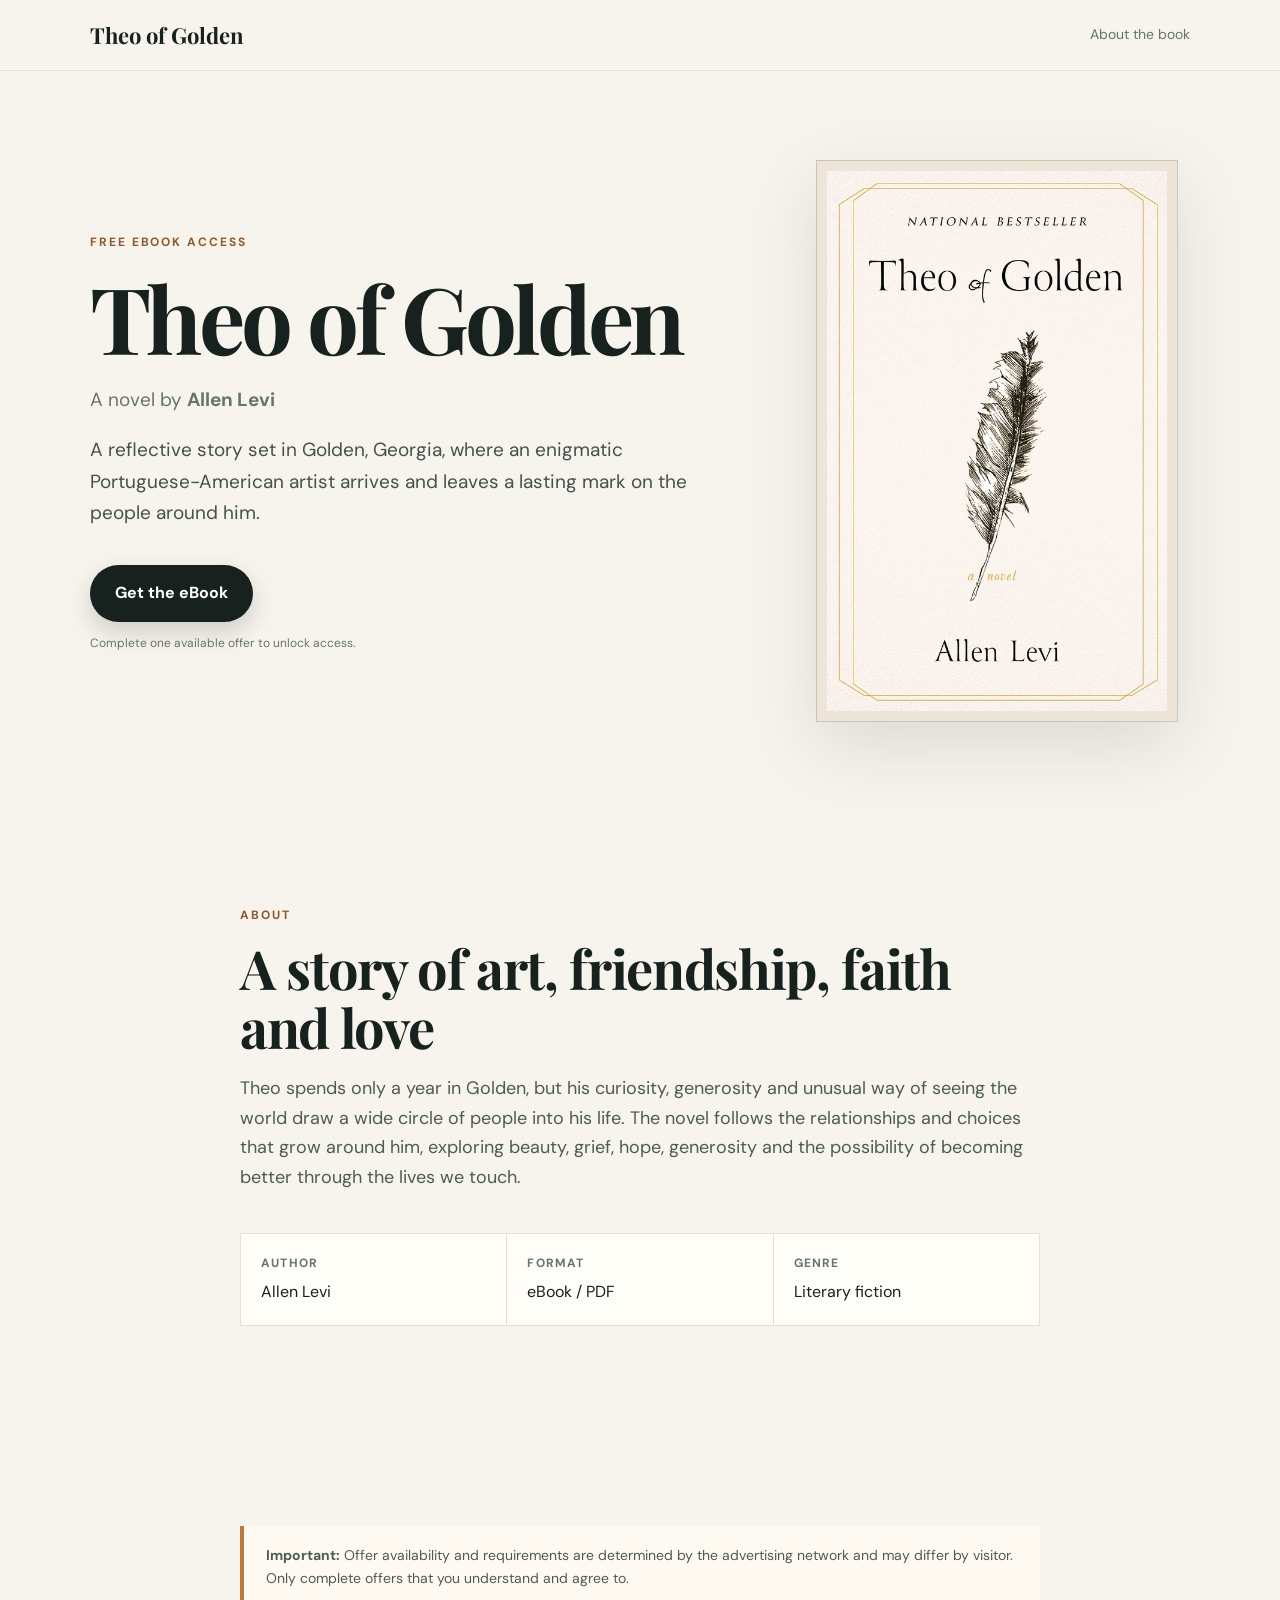
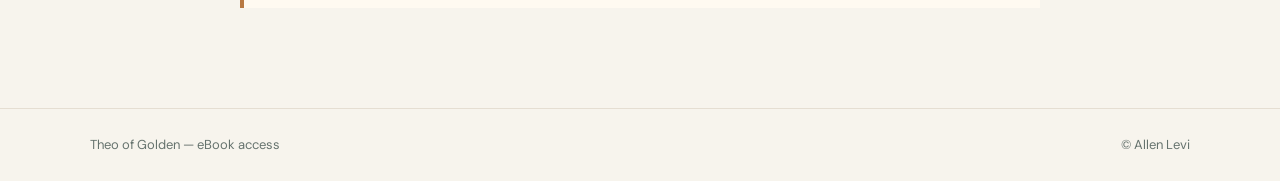
<file: index.html>
<!doctype html>
<html lang="en">
<head>
  <meta charset="utf-8">
  <meta name="viewport" content="width=device-width, initial-scale=1">
  <meta name="description" content="Theo of Golden by Allen Levi — discover a thoughtful novel about art, friendship, faith, love, and the unexpected ways one life can change a community.">
  <title>Theo of Golden — eBook</title>

  <link rel="preconnect" href="https://fonts.googleapis.com">
  <link rel="preconnect" href="https://fonts.gstatic.com" crossorigin>
  <link href="https://fonts.googleapis.com/css2?family=DM+Sans:wght@400;500;600;700&family=Playfair+Display:wght@600;700&display=swap" rel="stylesheet">

  <link rel="stylesheet" href="style.css">
</head>

<body>

  <header class="nav">
    <div class="wrap nav-inner">
      <a class="brand" href="#top">Theo of Golden</a>
      <a class="nav-link" href="#about">About the book</a>
    </div>
  </header>

  <main id="top">

    <!-- HERO -->
    <section class="hero wrap">

      <div class="hero-copy">

        <span class="eyebrow">FREE EBOOK ACCESS</span>

        <h1>Theo of Golden</h1>

        <p class="author">
          A novel by <strong>Allen Levi</strong>
        </p>

        <p class="lead">
          A reflective story set in Golden, Georgia, where an enigmatic
          Portuguese-American artist arrives and leaves a lasting mark
          on the people around him.
        </p>

        <!-- OGADS LOCKER LINK -->
        <a
          class="cta"
          href="https://appsave.online/cl/i/9v2vxr"
        >
          Get the eBook
        </a>

        <p class="micro">
          Complete one available offer to unlock access.
        </p>

      </div>


      <!-- BOOK COVER -->
      <div class="book-card" aria-label="Book information">

        <img
          class="book-cover-image"
          src="images/theo-of-golden-cover.jpg"
          alt="Theo of Golden book cover by Allen Levi"
        >

      </div>

    </section>


    <!-- ABOUT -->
    <section id="about" class="section">

      <div class="wrap narrow">

        <span class="eyebrow">ABOUT</span>

        <h2>
          A story of art, friendship, faith and love
        </h2>

        <p>
          Theo spends only a year in Golden, but his curiosity,
          generosity and unusual way of seeing the world draw a wide
          circle of people into his life. The novel follows the
          relationships and choices that grow around him, exploring
          beauty, grief, hope, generosity and the possibility of
          becoming better through the lives we touch.
        </p>

        <div class="facts">

          <div>
            <strong>Author</strong>
            <span>Allen Levi</span>
          </div>

          <div>
            <strong>Format</strong>
            <span>eBook / PDF</span>
          </div>

          <div>
            <strong>Genre</strong>
            <span>Literary fiction</span>
          </div>

        </div>

      </div>

    </section>


    <!-- ACCESS INFORMATION -->
    <section class="section trust">

      <div class="wrap narrow">

        <div class="notice">

          <strong>Important:</strong>
          Offer availability and requirements are determined by
          the advertising network and may differ by visitor.
          Only complete offers that you understand and agree to.

        </div>

      </div>

    </section>

  </main>


  <!-- FOOTER -->
  <footer>

    <div class="wrap footer-inner">

      <span>
        Theo of Golden — eBook access
      </span>

      <span>
        © Allen Levi
      </span>

    </div>

  </footer>

</body>
</html>
</file>
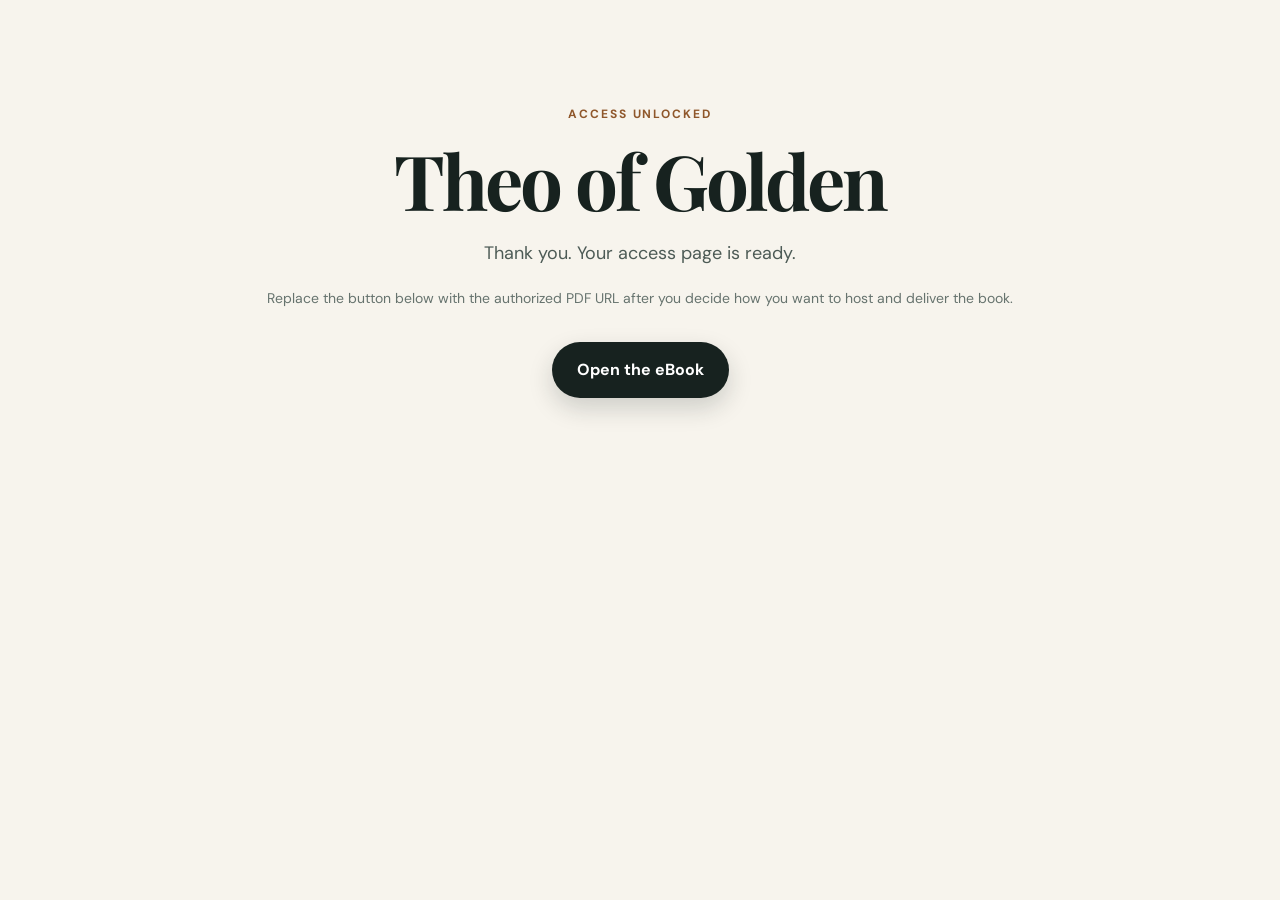
<file: success.html>
<!doctype html>
<html lang="en">
<head>
<meta charset="utf-8">
<meta name="viewport" content="width=device-width,initial-scale=1">
<title>Your eBook is ready — Theo of Golden</title>
<link rel="preconnect" href="https://fonts.googleapis.com">
<link rel="preconnect" href="https://fonts.gstatic.com" crossorigin>
<link href="https://fonts.googleapis.com/css2?family=DM+Sans:wght@400;600;700&family=Playfair+Display:wght@600;700&display=swap" rel="stylesheet">
<link rel="stylesheet" href="style.css">
</head>
<body>
<main class="section">
<div class="wrap narrow" style="text-align:center">
<span class="eyebrow">ACCESS UNLOCKED</span>
<h1 style="font-size:clamp(45px,7vw,76px)">Theo of Golden</h1>
<p>Thank you. Your access page is ready.</p>
<p style="font-size:14px;color:#66736e">
Replace the button below with the authorized PDF URL after you decide how you want to host and deliver the book.
</p>
<a class="cta" href="#" onclick="alert('Add your authorized PDF URL in success.html first.');return false;">Open the eBook</a>
</div>
</main>
</body>
</html>
</file>
<file: style.css>
:root{
  --ink:#17221f;
  --muted:#66736e;
  --paper:#f7f4ed;
  --card:#fffdf8;
  --accent:#b87942;
  --accent-dark:#8f572b;
  --line:#e5ded2;
  --shadow:0 24px 70px rgba(34,31,25,.12);
}
*{box-sizing:border-box}
html{scroll-behavior:smooth}
body{
  margin:0;
  color:var(--ink);
  background:var(--paper);
  font-family:"DM Sans",system-ui,sans-serif;
  line-height:1.65;
}
.wrap{width:min(1100px,calc(100% - 40px));margin:auto}
.nav{
  position:sticky;top:0;z-index:10;
  background:rgba(247,244,237,.92);
  backdrop-filter:blur(12px);
  border-bottom:1px solid rgba(229,222,210,.85);
}
.nav-inner{height:70px;display:flex;align-items:center;justify-content:space-between}
.brand{
  color:var(--ink);text-decoration:none;font-family:"Playfair Display",serif;
  font-size:22px;font-weight:700;
}
.nav-link{color:var(--muted);text-decoration:none;font-size:14px}
.hero{
  min-height:650px;
  display:grid;grid-template-columns:1.25fr .75fr;
  gap:70px;align-items:center;padding:90px 0 80px;
}
.eyebrow{
  display:inline-block;font-size:12px;letter-spacing:.16em;font-weight:700;
  color:var(--accent-dark);margin-bottom:14px;
}
h1,h2{font-family:"Playfair Display",Georgia,serif;line-height:1.08;margin:0}
h1{font-size:clamp(54px,8vw,92px);letter-spacing:-.04em}
h2{font-size:clamp(34px,5vw,54px);letter-spacing:-.025em}
.author{font-size:19px;color:var(--muted);margin:18px 0}
.lead{font-size:19px;max-width:650px;color:#44514d}
.cta{
  display:inline-block;margin-top:18px;padding:15px 25px;border-radius:999px;
  color:white;background:var(--ink);text-decoration:none;font-weight:700;
  box-shadow:0 10px 25px rgba(23,34,31,.18);
}
.cta:hover{background:#2a3a35}
.micro{font-size:12px;color:var(--muted);margin:12px 0 0}
.book-card{display:flex;justify-content:center}
.book-cover-image{
  display:block;
  width:min(360px,78vw);
  aspect-ratio:579/900;
  height:auto;
  object-fit:cover;
  box-shadow:var(--shadow);
  border:10px solid #ece5d8;
  outline:1px solid #cfc4b3;
  background:#fffdf8;
}
.section{padding:100px 0}
.narrow{width:min(800px,calc(100% - 40px))}
.section p{font-size:18px;color:#4d5b56}
.facts{
  display:grid;grid-template-columns:repeat(3,1fr);gap:1px;
  background:var(--line);border:1px solid var(--line);margin-top:40px;
}
.facts div{background:var(--card);padding:20px}
.facts strong,.facts span{display:block}
.facts strong{font-size:12px;text-transform:uppercase;letter-spacing:.1em;color:var(--muted);margin-bottom:5px}
.unlock{background:#ebe6db}
.locker-box{
  background:var(--card);padding:50px;border:1px solid var(--line);
  box-shadow:var(--shadow);border-radius:24px;
}
.locker-box p{margin-bottom:28px}
.locker-slot{
  min-height:300px;border:1px dashed #c8bca9;border-radius:16px;
  display:flex;align-items:center;justify-content:center;background:#fbf8f1;
}
.locker-placeholder{text-align:center;padding:35px;color:var(--muted)}
.lock-icon{font-size:36px}
.locker-placeholder h3{margin:8px 0;color:var(--ink);font-family:"Playfair Display",serif;font-size:28px}
.small{font-size:13px!important}
.notice{
  border-left:4px solid var(--accent);padding:18px 22px;background:#fffaf1;
  color:#4d5b56;font-size:14px;
}
footer{border-top:1px solid var(--line);padding:25px 0}
.footer-inner{display:flex;justify-content:space-between;gap:20px;color:var(--muted);font-size:13px}
@media(max-width:760px){
  .nav-link{display:none}
  .hero{grid-template-columns:1fr;gap:35px;padding:60px 0}
  .book-card{order:-1}
  .book-cover-image{width:230px}
  .cover-title{font-size:32px}
  .facts{grid-template-columns:1fr}
  .locker-box{padding:28px 20px}
  .footer-inner{flex-direction:column}
}
</file>
